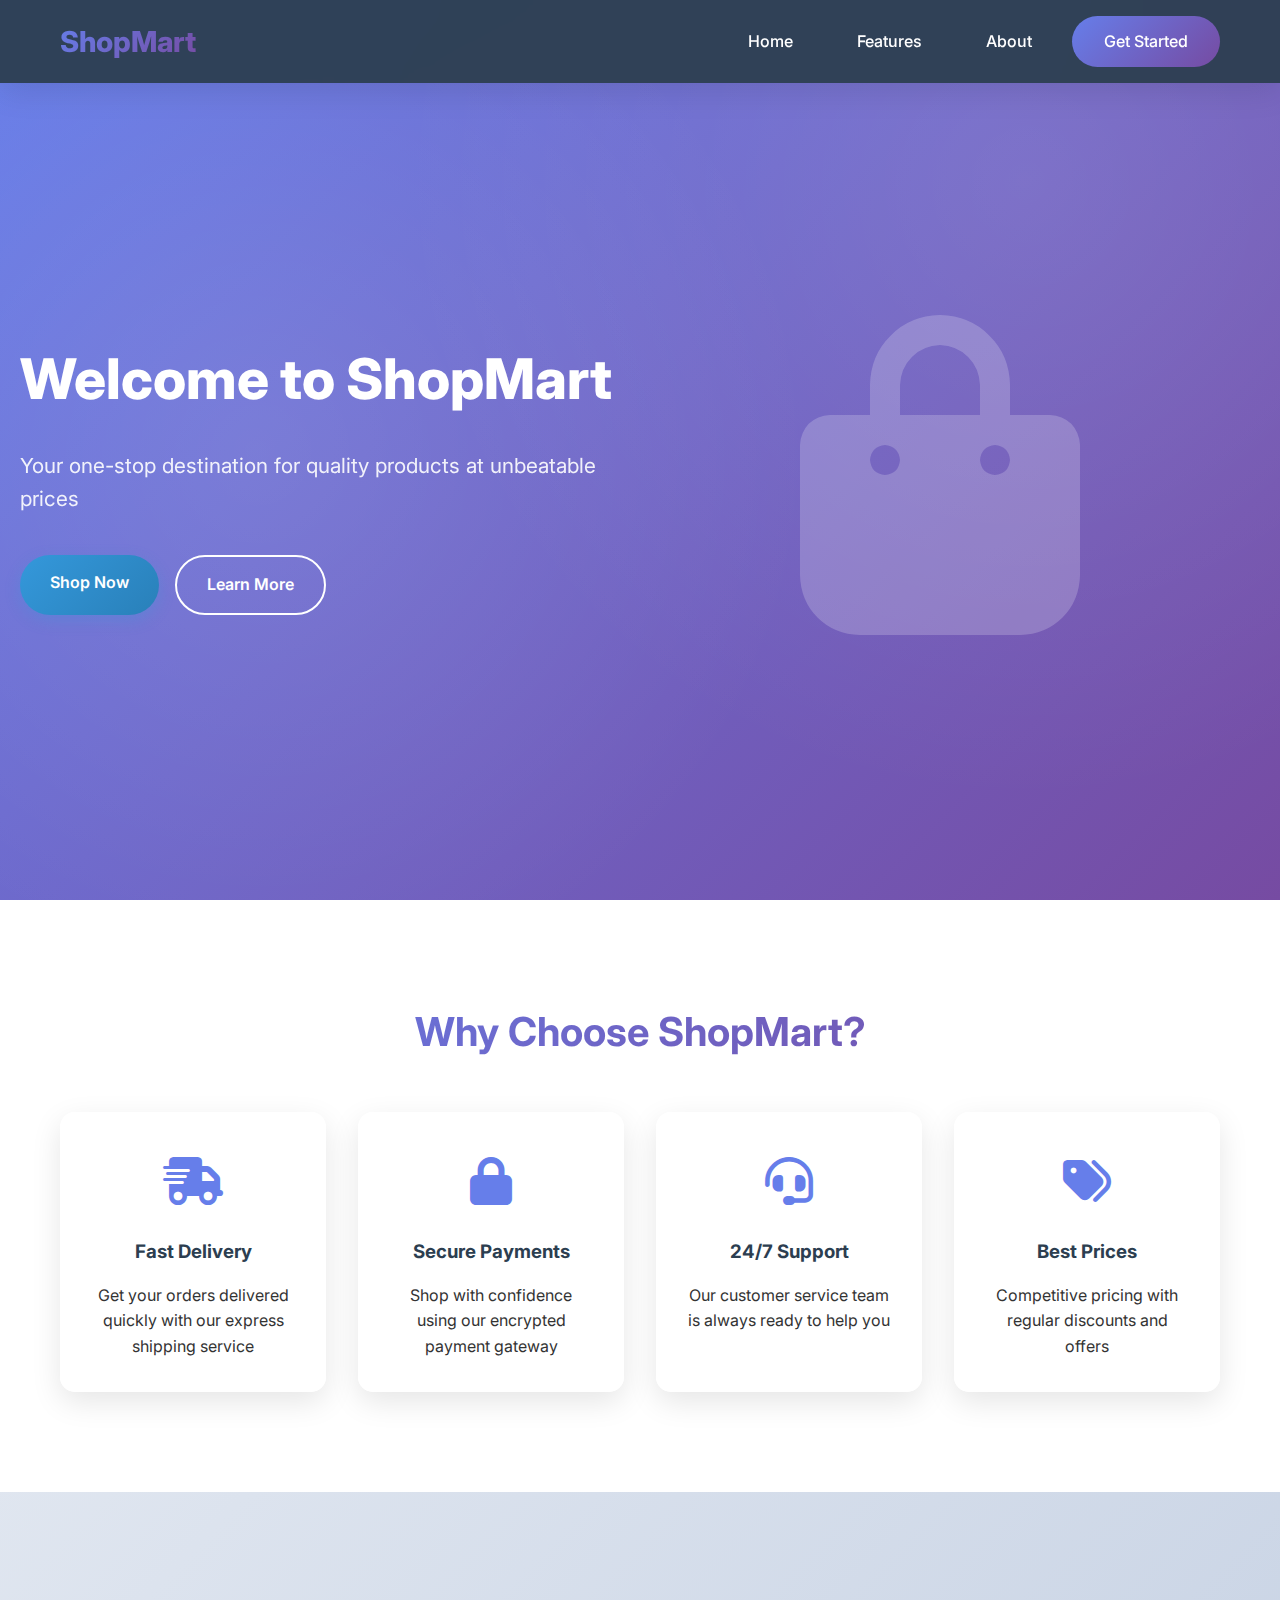
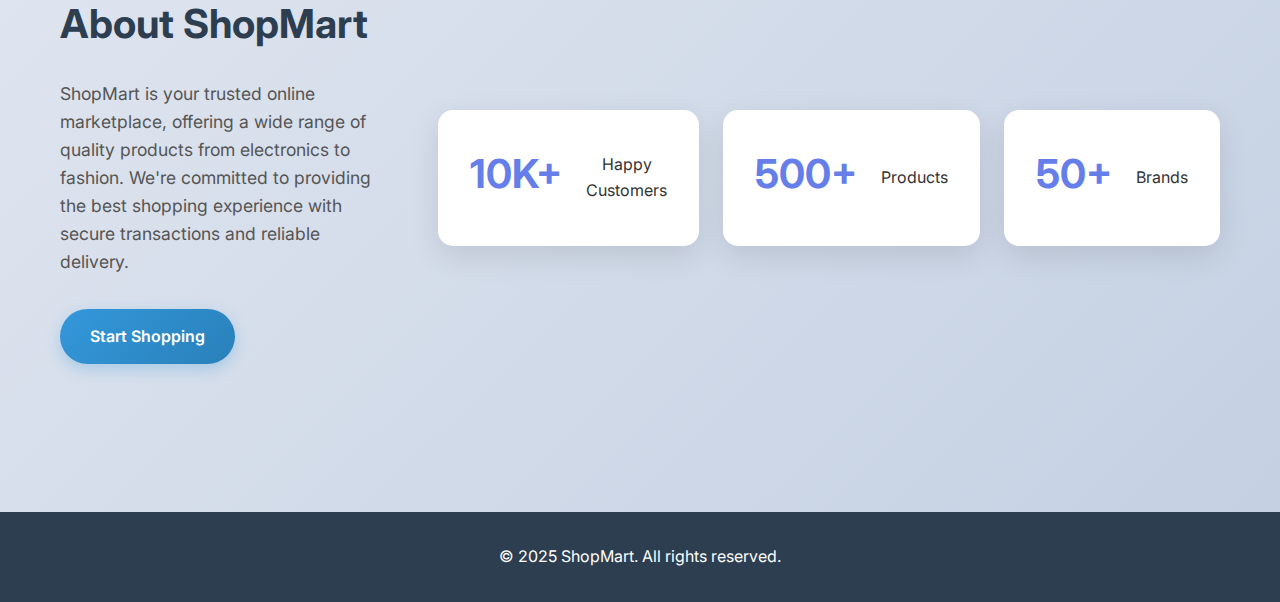
<file: index.html>
<!DOCTYPE html>
<html lang="en">
<head>
    <meta charset="UTF-8">
    <meta name="viewport" content="width=device-width, initial-scale=1.0">
    <title>ShopMart - Your Digital Marketplace</title>
    <link rel="stylesheet" href="styles.css">
    <link href="https://cdnjs.cloudflare.com/ajax/libs/font-awesome/6.0.0/css/all.min.css" rel="stylesheet">
</head>
<body>
    <!-- Navigation -->
    <nav class="navbar">
        <div class="nav-container">
            <h1 class="nav-logo">ShopMart</h1>
            <div class="nav-menu" id="nav-menu">
                <a href="#home" class="nav-link">Home</a>
                <a href="#features" class="nav-link">Features</a>
                <a href="#about" class="nav-link">About</a>
                <a href="login.html" class="nav-link btn-nav">Get Started</a>
            </div>
            <div class="hamburger" id="hamburger">
                <span class="bar"></span>
                <span class="bar"></span>
                <span class="bar"></span>
            </div>
        </div>
    </nav>

    <!-- Hero Section -->
    <section id="home" class="hero">
        <div class="hero-content">
            <h1 class="hero-title">Welcome to ShopMart</h1>
            <p class="hero-subtitle">Your one-stop destination for quality products at unbeatable prices</p>
            <div class="hero-buttons">
                <a href="login.html" class="btn-primary">Shop Now</a>
                <a href="#features" class="btn-secondary">Learn More</a>
            </div>
        </div>
        <div class="hero-image">
            <i class="fas fa-shopping-bag"></i>
        </div>
    </section>

    <!-- Features Section -->
    <section id="features" class="features">
        <div class="container">
            <h2 class="section-title">Why Choose ShopMart?</h2>
            <div class="features-grid">
                <div class="feature-card">
                    <div class="feature-icon">
                        <i class="fas fa-shipping-fast"></i>
                    </div>
                    <h3>Fast Delivery</h3>
                    <p>Get your orders delivered quickly with our express shipping service</p>
                </div>
                <div class="feature-card">
                    <div class="feature-icon">
                        <i class="fas fa-lock"></i>
                    </div>
                    <h3>Secure Payments</h3>
                    <p>Shop with confidence using our encrypted payment gateway</p>
                </div>
                <div class="feature-card">
                    <div class="feature-icon">
                        <i class="fas fa-headset"></i>
                    </div>
                    <h3>24/7 Support</h3>
                    <p>Our customer service team is always ready to help you</p>
                </div>
                <div class="feature-card">
                    <div class="feature-icon">
                        <i class="fas fa-tags"></i>
                    </div>
                    <h3>Best Prices</h3>
                    <p>Competitive pricing with regular discounts and offers</p>
                </div>
            </div>
        </div>
    </section>

    <!-- About Section -->
    <section id="about" class="about">
        <div class="container">
            <div class="about-content">
                <div class="about-text">
                    <h2>About ShopMart</h2>
                    <p>ShopMart is your trusted online marketplace, offering a wide range of quality products from electronics to fashion. We're committed to providing the best shopping experience with secure transactions and reliable delivery.</p>
                    <a href="login.html" class="btn-primary">Start Shopping</a>
                </div>
                <div class="about-stats">
                    <div class="stat-card">
                        <h3>10K+</h3>
                        <p>Happy Customers</p>
                    </div>
                    <div class="stat-card">
                        <h3>500+</h3>
                        <p>Products</p>
                    </div>
                    <div class="stat-card">
                        <h3>50+</h3>
                        <p>Brands</p>
                    </div>
                </div>
            </div>
        </div>
    </section>

    <!-- Footer -->
    <footer class="footer">
        <div class="container">
            <p>&copy; 2025 ShopMart. All rights reserved.</p>
        </div>
    </footer>

    <script>
        // Mobile menu toggle
        const hamburger = document.getElementById('hamburger');
        const navMenu = document.getElementById('nav-menu');
        
        hamburger.addEventListener('click', () => {
            hamburger.classList.toggle('active');
            navMenu.classList.toggle('active');
        });

        // Smooth scrolling
        document.querySelectorAll('a[href^="#"]').forEach(anchor => {
            anchor.addEventListener('click', function (e) {
                e.preventDefault();
                const target = document.querySelector(this.getAttribute('href'));
                if (target) {
                    target.scrollIntoView({ behavior: 'smooth' });
                    hamburger.classList.remove('active');
                    navMenu.classList.remove('active');
                }
            });
        });
    </script>
</body>
</html>
</file>
<file: styles.css>
/* Import Google Fonts */
@import url('https://fonts.googleapis.com/css2?family=Inter:wght@300;400;500;600;700;800&display=swap');

/* Reset and Base Styles */
* {
    margin: 0;
    padding: 0;
    box-sizing: border-box;
}

:root {
    --primary-gradient: linear-gradient(135deg, #667eea 0%, #764ba2 100%);
    --secondary-gradient: linear-gradient(135deg, #f093fb 0%, #f5576c 100%);
    --success-gradient: linear-gradient(135deg, #4facfe 0%, #00f2fe 100%);
    --dark-gradient: linear-gradient(135deg, #2c3e50 0%, #3498db 100%);
    --card-shadow: 0 10px 30px rgba(0, 0, 0, 0.1);
    --card-hover-shadow: 0 20px 40px rgba(0, 0, 0, 0.2);
    --border-radius: 15px;
    --transition: all 0.4s cubic-bezier(0.25, 0.8, 0.25, 1);
}

body {
    font-family: 'Inter', sans-serif;
    line-height: 1.6;
    color: #333;
    background: linear-gradient(135deg, #f5f7fa 0%, #c3cfe2 100%);
    overflow-x: hidden;
}

html {
    scroll-behavior: smooth;
}

.container {
    max-width: 1200px;
    margin: 0 auto;
    padding: 0 20px;
}

/* Navigation */
.navbar {
    background: rgba(44, 62, 80, 0.95);
    backdrop-filter: blur(20px);
    color: white;
    padding: 1rem 0;
    position: fixed;
    top: 0;
    width: 100%;
    z-index: 1000;
    box-shadow: 0 8px 32px rgba(0, 0, 0, 0.1);
    animation: slideDown 0.8s ease-out;
}

@keyframes slideDown {
    from { transform: translateY(-100%); opacity: 0; }
    to { transform: translateY(0); opacity: 1; }
}

.nav-container {
    max-width: 1200px;
    margin: 0 auto;
    padding: 0 20px;
    display: flex;
    justify-content: space-between;
    align-items: center;
}

.nav-logo {
    font-size: 1.8rem;
    font-weight: 800;
    background: linear-gradient(135deg, #667eea, #764ba2);
    background-clip: text;
    -webkit-background-clip: text;
    -webkit-text-fill-color: transparent;
}

.nav-menu {
    display: flex;
    gap: 1rem;
    align-items: center;
}

.nav-link {
    color: white;
    text-decoration: none;
    padding: 0.8rem 1.5rem;
    border-radius: 25px;
    transition: var(--transition);
    position: relative;
    overflow: hidden;
    font-weight: 500;
}

.nav-link.active {
    background: rgba(255, 255, 255, 0.2);
    box-shadow: 0 4px 12px rgba(255, 255, 255, 0.1);
}

.nav-link::before {
    content: '';
    position: absolute;
    top: 0;
    left: -100%;
    width: 100%;
    height: 100%;
    background: linear-gradient(135deg, rgba(102, 126, 234, 0.3), rgba(118, 75, 162, 0.3));
    transition: left 0.3s ease;
    z-index: -1;
}

.nav-link:hover::before {
    left: 0;
}

.nav-link:hover {
    transform: translateY(-2px);
}

.btn-nav {
    background: var(--primary-gradient);
    color: white;
    padding: 0.8rem 2rem;
    border-radius: 50px;
}

.search-box {
    position: relative;
    display: flex;
    align-items: center;
}

.search-box input {
    padding: 0.8rem 2.5rem 0.8rem 1rem;
    border-radius: 50px;
    border: none;
    background: rgba(255, 255, 255, 0.9);
    min-width: 250px;
}

.search-box i {
    position: absolute;
    right: 1rem;
    color: #666;
}

.btn-logout {
    background: linear-gradient(135deg, #e74c3c 0%, #c0392b 100%);
    color: white;
    padding: 0.8rem 1.5rem;
    border: none;
    border-radius: 25px;
    cursor: pointer;
    font-weight: 600;
    transition: var(--transition);
}

.btn-logout:hover {
    transform: translateY(-2px);
    box-shadow: 0 5px 15px rgba(231, 76, 60, 0.5);
}

.admin-email {
    color: #a0d2f4;
    font-size: 0.9rem;
}

.notif-badge {
    position: absolute;
    top: -5px;
    right: -5px;
    background: #e74c3c;
    color: white;
    border-radius: 50%;
    width: 20px;
    height: 20px;
    display: flex;
    align-items: center;
    justify-content: center;
    font-size: 0.7rem;
    font-weight: bold;
    animation: pulse 2s infinite;
}

@keyframes pulse {
    0%, 100% { transform: scale(1); }
    50% { transform: scale(1.1); }
}

/* Hamburger Menu */
.hamburger {
    display: none;
    flex-direction: column;
    cursor: pointer;
    gap: 4px;
}

.bar {
    width: 25px;
    height: 3px;
    background: white;
    border-radius: 2px;
    transition: 0.3s;
}

.hamburger.active .bar:nth-child(1) {
    transform: translateY(7px) rotate(45deg);
}

.hamburger.active .bar:nth-child(2) {
    opacity: 0;
}

.hamburger.active .bar:nth-child(3) {
    transform: translateY(-7px) rotate(-45deg);
}

/* Hero Section */
.hero {
    min-height: 100vh;
    display: flex;
    align-items: center;
    justify-content: space-between;
    padding: 100px 20px 50px;
    background: var(--primary-gradient);
    color: white;
    position: relative;
    overflow: hidden;
}

.hero::before {
    content: '';
    position: absolute;
    top: 0;
    left: 0;
    right: 0;
    bottom: 0;
    background: 
        radial-gradient(circle at 20% 50%, rgba(255, 255, 255, 0.1) 0%, transparent 50%),
        radial-gradient(circle at 80% 20%, rgba(255, 255, 255, 0.1) 0%, transparent 50%);
    animation: float 6s ease-in-out infinite;
}

@keyframes float {
    0%, 100% { transform: translateY(0); }
    50% { transform: translateY(-20px); }
}

.hero-content {
    flex: 1;
    z-index: 1;
    max-width: 600px;
}

.hero-title {
    font-size: 3.5rem;
    font-weight: 800;
    margin-bottom: 1.5rem;
    animation: slideInLeft 1s ease-out;
}

.hero-subtitle {
    font-size: 1.3rem;
    margin-bottom: 2.5rem;
    opacity: 0.9;
    animation: slideInRight 1s ease-out 0.3s both;
}

@keyframes slideInLeft {
    from { opacity: 0; transform: translateX(-50px); }
    to { opacity: 1; transform: translateX(0); }
}

@keyframes slideInRight {
    from { opacity: 0; transform: translateX(50px); }
    to { opacity: 1; transform: translateX(0); }
}

.hero-buttons {
    display: flex;
    gap: 1rem;
    animation: fadeInUp 1s ease-out 0.6s both;
}

@keyframes fadeInUp {
    from { opacity: 0; transform: translateY(30px); }
    to { opacity: 1; transform: translateY(0); }
}

.hero-image {
    flex: 1;
    display: flex;
    justify-content: center;
    align-items: center;
    z-index: 1;
}

.hero-image i {
    font-size: 20rem;
    opacity: 0.2;
    animation: rotate 20s linear infinite;
}

@keyframes rotate {
    from { transform: rotate(0deg); }
    to { transform: rotate(360deg); }
}

/* Buttons */
.btn-primary {
    background: linear-gradient(135deg, #3498db 0%, #2980b9 100%);
    color: white;
    padding: 15px 30px;
    border: none;
    border-radius: 50px;
    cursor: pointer;
    font-size: 1rem;
    font-weight: 600;
    text-decoration: none;
    display: inline-block;
    transition: var(--transition);
    box-shadow: 0 5px 15px rgba(52, 152, 219, 0.3);
}

.btn-primary:hover {
    transform: translateY(-3px);
    box-shadow: 0 10px 25px rgba(52, 152, 219, 0.5);
}

.btn-secondary {
    background: transparent;
    color: white;
    padding: 15px 30px;
    border: 2px solid white;
    border-radius: 50px;
    cursor: pointer;
    font-size: 1rem;
    font-weight: 600;
    text-decoration: none;
    display: inline-block;
    transition: var(--transition);
}

.btn-secondary:hover {
    background: white;
    color: #667eea;
}

.btn-full {
    width: 100%;
}

.btn-sm {
    padding: 8px 16px;
    font-size: 0.9rem;
}

/* Sections */
.section-title {
    text-align: center;
    font-size: 2.5rem;
    margin-bottom: 3rem;
    background: var(--primary-gradient);
    background-clip: text;
    -webkit-background-clip: text;
    -webkit-text-fill-color: transparent;
}

.features {
    padding: 100px 20px;
    background: white;
}

.features-grid {
    display: grid;
    grid-template-columns: repeat(auto-fit, minmax(250px, 1fr));
    gap: 2rem;
}

.feature-card {
    background: rgba(255, 255, 255, 0.9);
    padding: 2rem;
    border-radius: var(--border-radius);
    box-shadow: var(--card-shadow);
    text-align: center;
    transition: var(--transition);
}

.feature-card:hover {
    transform: translateY(-10px);
    box-shadow: var(--card-hover-shadow);
}

.feature-icon {
    font-size: 3rem;
    color: #667eea;
    margin-bottom: 1rem;
}

.feature-card h3 {
    margin-bottom: 1rem;
    color: #2c3e50;
}

.about {
    padding: 100px 20px;
}

.about-content {
    display: grid;
    grid-template-columns: 1fr 1fr;
    gap: 3rem;
    align-items: center;
}

.about-text h2 {
    font-size: 2.5rem;
    margin-bottom: 1.5rem;
    color: #2c3e50;
}

.about-text p {
    margin-bottom: 2rem;
    font-size: 1.1rem;
    color: #555;
}

.about-stats {
    display: grid;
    grid-template-columns: repeat(3, 1fr);
    gap: 1.5rem;
}

.stat-card {
    background: white;
    padding: 2rem;
    border-radius: var(--border-radius);
    text-align: center;
    box-shadow: var(--card-shadow);
}

.stat-card h3 {
    font-size: 2.5rem;
    color: #667eea;
    margin-bottom: 0.5rem;
}

/* Auth Page */
.auth-page {
    min-height: 100vh;
    display: flex;
    align-items: center;
    justify-content: center;
    padding: 100px 20px 50px;
    background: var(--primary-gradient);
}

.auth-container {
    width: 100%;
    max-width: 500px;
}

.auth-box {
    background: rgba(255, 255, 255, 0.95);
    backdrop-filter: blur(20px);
    padding: 3rem;
    border-radius: var(--border-radius);
    box-shadow: var(--card-hover-shadow);
    animation: slideInUp 0.6s ease-out;
}

.auth-box h2 {
    text-align: center;
    margin-bottom: 0.5rem;
    background: var(--primary-gradient);
    background-clip: text;
    -webkit-background-clip: text;
    -webkit-text-fill-color: transparent;
}

.auth-subtitle {
    text-align: center;
    color: #666;
    margin-bottom: 2rem;
}

.form-group {
    margin-bottom: 1.5rem;
}

.form-group label {
    display: block;
    margin-bottom: 0.5rem;
    font-weight: 600;
    color: #2c3e50;
}

.form-group input,
.form-group select,
.form-group textarea {
    width: 100%;
    padding: 12px 16px;
    border: 2px solid #e0e0e0;
    border-radius: 10px;
    font-size: 1rem;
    transition: var(--transition);
    font-family: inherit;
}

.form-group input:focus,
.form-group select:focus,
.form-group textarea:focus {
    outline: none;
    border-color: #667eea;
    box-shadow: 0 0 20px rgba(102, 126, 234, 0.2);
}

.auth-switch {
    text-align: center;
    margin-top: 1.5rem;
    color: #666;
}

.auth-switch a {
    color: #667eea;
    text-decoration: none;
    font-weight: 600;
}

.auth-switch a:hover {
    text-decoration: underline;
}

.error-message {
    color: #e74c3c;
    margin-top: 1rem;
    font-size: 0.9rem;
    text-align: center;
}

/* Password Strength Indicator */
.password-strength {
    margin-top: 0.8rem;
}

.strength-bar {
    width: 100%;
    height: 6px;
    background: #e0e0e0;
    border-radius: 10px;
    overflow: hidden;
    margin-bottom: 0.5rem;
}

.strength-fill {
    height: 100%;
    width: 0;
    transition: all 0.3s ease;
    border-radius: 10px;
}

.strength-fill.weak {
    width: 33%;
    background: linear-gradient(135deg, #e74c3c 0%, #c0392b 100%);
}

.strength-fill.medium {
    width: 66%;
    background: linear-gradient(135deg, #f39c12 0%, #e67e22 100%);
}

.strength-fill.strong {
    width: 100%;
    background: linear-gradient(135deg, #27ae60 0%, #2ecc71 100%);
}

.strength-text {
    font-size: 0.85rem;
    font-weight: 600;
    text-align: center;
}

.strength-text.weak {
    color: #e74c3c;
}

.strength-text.medium {
    color: #f39c12;
}

.strength-text.strong {
    color: #27ae60;
}

.hidden {
    display: none !important;
}

/* Products */
.products-section {
    padding: 120px 20px 80px;
    min-height: 100vh;
}

.products-grid {
    display: grid;
    grid-template-columns: repeat(auto-fill, minmax(300px, 1fr));
    gap: 2rem;
    margin-top: 2rem;
}

.product-card {
    background: white;
    border-radius: var(--border-radius);
    overflow: hidden;
    box-shadow: var(--card-shadow);
    transition: var(--transition);
    animation: fadeInScale 0.6s ease-out;
}

@keyframes fadeInScale {
    from { opacity: 0; transform: scale(0.9); }
    to { opacity: 1; transform: scale(1); }
}

.product-card:hover {
    transform: translateY(-10px);
    box-shadow: var(--card-hover-shadow);
}

.product-image-container {
    position: relative;
    height: 200px;
    overflow: hidden;
}

.product-image {
    width: 100%;
    height: 100%;
    object-fit: cover;
    transition: transform 0.3s ease;
}

.product-card:hover .product-image {
    transform: scale(1.1);
}

.out-of-stock-badge,
.low-stock-badge {
    position: absolute;
    top: 10px;
    right: 10px;
    padding: 5px 15px;
    border-radius: 20px;
    font-size: 0.8rem;
    font-weight: 600;
    color: white;
}

.out-of-stock-badge {
    background: #e74c3c;
}

.low-stock-badge {
    background: #f39c12;
}

.product-info {
    padding: 1.5rem;
}

.product-category {
    color: #667eea;
    font-size: 0.85rem;
    font-weight: 600;
    text-transform: uppercase;
    margin-bottom: 0.5rem;
}

.product-name {
    font-size: 1.2rem;
    margin-bottom: 0.5rem;
    color: #2c3e50;
}

.product-description {
    color: #666;
    font-size: 0.9rem;
    margin-bottom: 1rem;
    display: -webkit-box;
    -webkit-line-clamp: 2;
    -webkit-box-orient: vertical;
    overflow: hidden;
}

.product-footer {
    display: flex;
    justify-content: space-between;
    align-items: center;
    margin-bottom: 1rem;
}

.product-price {
    font-size: 1.5rem;
    font-weight: 700;
    color: #27ae60;
}

.product-quantity {
    color: #666;
    font-size: 0.9rem;
    font-weight: 600;
}

.product-quantity.low-stock {
    color: #f39c12;
}

.product-quantity.out-stock {
    color: #e74c3c;
}

.product-actions {
    display: flex;
    gap: 0.5rem;
    align-items: center;
}

.btn-icon {
    background: transparent;
    border: 2px solid #e0e0e0;
    width: 40px;
    height: 40px;
    border-radius: 50%;
    cursor: pointer;
    transition: var(--transition);
    display: flex;
    align-items: center;
    justify-content: center;
}

.btn-icon:hover {
    border-color: #e74c3c;
}

.btn-icon i.active {
    color: #e74c3c;
}

.btn-view,
.btn-add-cart {
    flex: 1;
    padding: 10px;
    border: none;
    border-radius: 10px;
    cursor: pointer;
    font-weight: 600;
    transition: var(--transition);
}

.btn-view {
    background: #95a5a6;
    color: white;
}

.btn-view:hover {
    background: #7f8c8d;
}

.btn-add-cart {
    background: var(--primary-gradient);
    color: white;
}

.btn-add-cart:hover {
    transform: translateY(-2px);
    box-shadow: 0 5px 15px rgba(102, 126, 234, 0.4);
}

.btn-add-cart:disabled {
    background: #bdc3c7;
    cursor: not-allowed;
}

/* Modal */
.modal {
    position: fixed;
    top: 0;
    left: 0;
    width: 100%;
    height: 100%;
    background: rgba(0, 0, 0, 0.6);
    backdrop-filter: blur(10px);
    z-index: 2000;
    display: flex;
    align-items: center;
    justify-content: center;
    animation: fadeIn 0.3s ease-out;
}

@keyframes fadeIn {
    from { opacity: 0; }
    to { opacity: 1; }
}

.modal-content {
    background: white;
    border-radius: var(--border-radius);
    padding: 2rem;
    max-width: 600px;
    width: 90%;
    max-height: 80vh;
    overflow-y: auto;
    box-shadow: var(--card-hover-shadow);
    animation: modalSlideIn 0.4s ease-out;
}

@keyframes modalSlideIn {
    from { opacity: 0; transform: translateY(-50px) scale(0.9); }
    to { opacity: 1; transform: translateY(0) scale(1); }
}

.modal-large {
    max-width: 900px;
}

.modal-header {
    display: flex;
    justify-content: space-between;
    align-items: center;
    margin-bottom: 1.5rem;
    padding-bottom: 1rem;
    border-bottom: 2px solid #f0f0f0;
}

.modal-header h3 {
    color: #2c3e50;
    font-size: 1.5rem;
}

.close {
    cursor: pointer;
    font-size: 2rem;
    color: #666;
    transition: var(--transition);
    width: 40px;
    height: 40px;
    display: flex;
    align-items: center;
    justify-content: center;
    border-radius: 50%;
}

.close:hover {
    background: #f0f0f0;
    color: #e74c3c;
}

/* Cart */
.cart-items {
    margin-bottom: 2rem;
}

.cart-item {
    display: flex;
    gap: 1rem;
    padding: 1rem;
    background: #f9f9f9;
    border-radius: 10px;
    margin-bottom: 1rem;
    align-items: center;
}

.cart-item img {
    width: 80px;
    height: 80px;
    object-fit: cover;
    border-radius: 10px;
}

.cart-item-info {
    flex: 1;
}

.cart-item-info h4 {
    margin-bottom: 0.5rem;
    color: #2c3e50;
}

.cart-item-price {
    color: #27ae60;
    font-weight: 600;
}

.stock-info-cart {
    color: #666;
    font-size: 0.85rem;
    margin-top: 0.3rem;
}

.stock-info-cart strong {
    color: #27ae60;
}

.warning {
    color: #f39c12;
    font-size: 0.85rem;
    margin-top: 0.3rem;
    font-weight: 600;
}

.cart-item-controls {
    display: flex;
    flex-direction: column;
    gap: 0.5rem;
    align-items: center;
}

.quantity-controls {
    display: flex;
    gap: 0.5rem;
    align-items: center;
    background: white;
    padding: 5px;
    border-radius: 50px;
}

.quantity-controls button {
    width: 30px;
    height: 30px;
    border-radius: 50%;
    border: none;
    background: var(--primary-gradient);
    color: white;
    cursor: pointer;
    font-weight: bold;
    transition: var(--transition);
}

.quantity-controls button:hover:not(:disabled) {
    transform: scale(1.1);
}

.quantity-controls button:disabled {
    background: #bdc3c7;
    cursor: not-allowed;
    opacity: 0.5;
}

.cart-item-total {
    font-size: 1.2rem;
    font-weight: 700;
    color: #2c3e50;
}

.btn-remove {
    background: #e74c3c;
    color: white;
    border: none;
    padding: 8px 12px;
    border-radius: 5px;
    cursor: pointer;
}

.cart-footer {
    border-top: 2px solid #f0f0f0;
    padding-top: 1.5rem;
}

.cart-total {
    text-align: right;
    margin-bottom: 1rem;
}

.cart-total h4 {
    font-size: 1.5rem;
    color: #2c3e50;
}

/* Wishlist */
.wishlist-items {
    margin-top: 1rem;
}

.wishlist-item {
    display: flex;
    gap: 1rem;
    padding: 1rem;
    background: #f9f9f9;
    border-radius: 10px;
    margin-bottom: 1rem;
    align-items: center;
}

.wishlist-item img {
    width: 60px;
    height: 60px;
    object-fit: cover;
    border-radius: 10px;
}

.wishlist-item-info {
    flex: 1;
}

.wishlist-item-price {
    color: #27ae60;
    font-weight: 600;
}

.wishlist-item-stock {
    color: #666;
    font-size: 0.9rem;
}

.wishlist-item-stock.low-stock {
    color: #f39c12;
    font-weight: 600;
}

.wishlist-item-stock.out-of-stock {
    color: #e74c3c;
    font-weight: 600;
}

.wishlist-item-actions {
    display: flex;
    gap: 0.5rem;
}

/* Product Detail */
.product-detail-content {
    display: grid;
    grid-template-columns: 1fr 1fr;
    gap: 2rem;
}

.product-detail-image img {
    width: 100%;
    border-radius: 10px;
}

.product-price-large {
    font-size: 2rem;
    font-weight: 700;
    color: #27ae60;
    margin: 1rem 0;
}

.product-description-full {
    color: #666;
    line-height: 1.8;
    margin-bottom: 1.5rem;
}

.stock-info {
    margin-bottom: 1.5rem;
}

.in-stock {
    color: #27ae60;
    font-weight: 600;
}

.out-of-stock {
    color: #e74c3c;
    font-weight: 600;
}

.detail-actions {
    display: flex;
    gap: 1rem;
}

/* Admin Dashboard */
.admin-container {
    padding: 100px 20px 50px;
    max-width: 1400px;
    margin: 0 auto;
}

.admin-content-section {
    display: none;
}

.admin-content-section.active {
    display: block;
    animation: fadeInUp 0.6s ease-out;
}

.stats-grid {
    display: grid;
    grid-template-columns: repeat(auto-fit, minmax(250px, 1fr));
    gap: 1.5rem;
    margin-bottom: 3rem;
}

.stat-card {
    background: white;
    padding: 2rem;
    border-radius: var(--border-radius);
    box-shadow: var(--card-shadow);
    display: flex;
    align-items: center;
    gap: 1.5rem;
    transition: var(--transition);
}

.stat-card.clickable {
    cursor: pointer;
}

.stat-card.clickable:hover {
    transform: translateY(-5px) scale(1.02);
    box-shadow: var(--card-hover-shadow);
    background: linear-gradient(135deg, #ffffff 0%, #f8f9fa 100%);
}

.stat-card.clickable:active {
    transform: translateY(-2px) scale(1.01);
}

.stat-icon {
    width: 60px;
    height: 60px;
    border-radius: 50%;
    display: flex;
    align-items: center;
    justify-content: center;
    font-size: 1.5rem;
    background: var(--primary-gradient);
    color: white;
}

.stat-icon.warning {
    background: linear-gradient(135deg, #f39c12 0%, #e67e22 100%);
}

.stat-icon.success {
    background: linear-gradient(135deg, #27ae60 0%, #2ecc71 100%);
}

.stat-icon.danger {
    background: linear-gradient(135deg, #e74c3c 0%, #c0392b 100%);
}

.stat-info h4 {
    color: #666;
    font-size: 0.9rem;
    margin-bottom: 0.5rem;
}

.stat-info h2 {
    font-size: 2rem;
    color: #2c3e50;
}

.admin-section {
    background: white;
    padding: 2rem;
    border-radius: var(--border-radius);
    box-shadow: var(--card-shadow);
    margin-bottom: 2rem;
}

.admin-section h3 {
    margin-bottom: 1.5rem;
    color: #2c3e50;
    display: flex;
    align-items: center;
    gap: 0.5rem;
}

.products-header {
    display: flex;
    justify-content: space-between;
    align-items: center;
    margin-bottom: 1.5rem;
    padding-bottom: 1rem;
    border-bottom: 2px solid #f0f0f0;
}

.products-header h3 {
    margin-bottom: 0;
}

.product-form {
    max-width: 800px;
}

.form-row {
    display: grid;
    grid-template-columns: 1fr 1fr;
    gap: 1rem;
}

.form-message {
    margin-top: 1rem;
    padding: 1rem;
    border-radius: 10px;
    text-align: center;
    font-weight: 600;
}

.form-message.success {
    background: #d4edda;
    color: #155724;
}

.form-message.error {
    background: #f8d7da;
    color: #721c24;
}

.admin-products-list {
    display: grid;
    grid-template-columns: repeat(auto-fill, minmax(300px, 1fr));
    gap: 1.5rem;
    margin-top: 1.5rem;
}

.admin-product-card {
    background: #f9f9f9;
    border-radius: var(--border-radius);
    overflow: hidden;
    box-shadow: 0 5px 15px rgba(0, 0, 0, 0.1);
    transition: var(--transition);
}

.admin-product-card:hover {
    transform: translateY(-5px);
    box-shadow: 0 10px 25px rgba(0, 0, 0, 0.15);
}

.admin-product-card img {
    width: 100%;
    height: 150px;
    object-fit: cover;
}

.admin-product-info {
    padding: 1.5rem;
}

.admin-product-info h4 {
    margin-bottom: 0.5rem;
    color: #2c3e50;
}

.product-desc {
    color: #666;
    font-size: 0.9rem;
    margin-bottom: 1rem;
    display: -webkit-box;
    -webkit-line-clamp: 2;
    -webkit-box-orient: vertical;
    overflow: hidden;
}

.product-details {
    display: flex;
    justify-content: space-between;
    align-items: center;
    margin-bottom: 1rem;
}

.price-tag {
    font-size: 1.3rem;
    font-weight: 700;
    color: #27ae60;
}

.stock-tag {
    padding: 5px 10px;
    border-radius: 20px;
    font-size: 0.85rem;
    font-weight: 600;
    background: #27ae60;
    color: white;
}

.stock-tag.low {
    background: #f39c12;
}

.stock-tag.out {
    background: #e74c3c;
}

.admin-product-actions {
    padding: 1rem 1.5rem;
    background: white;
    display: flex;
    flex-direction: column;
    gap: 0.5rem;
}

.btn-edit,
.btn-delete {
    padding: 10px;
    border: none;
    border-radius: 8px;
    cursor: pointer;
    font-weight: 600;
    transition: var(--transition);
}

.btn-edit {
    background: #3498db;
    color: white;
}

.btn-edit:hover {
    background: #2980b9;
}

.btn-delete {
    background: #e74c3c;
    color: white;
}

.btn-delete:hover {
    background: #c0392b;
}

.qty-update {
    display: flex;
    gap: 0.5rem;
}

.qty-input {
    flex: 1;
    padding: 8px;
    border: 2px solid #e0e0e0;
    border-radius: 8px;
}

.btn-add-qty {
    padding: 8px 12px;
    background: #27ae60;
    color: white;
    border: none;
    border-radius: 8px;
    cursor: pointer;
}

.btn-add-qty:hover {
    background: #229954;
}

/* Notifications */
.notifications-list {
    margin-top: 1rem;
}

.notification-item {
    display: flex;
    gap: 1rem;
    padding: 1rem;
    background: #fff3cd;
    border-left: 4px solid #f39c12;
    border-radius: 8px;
    margin-bottom: 1rem;
    align-items: center;
}

.notification-item.critical {
    background: #f8d7da;
    border-left-color: #e74c3c;
}

.notification-item i {
    font-size: 1.5rem;
    color: #f39c12;
}

.notification-item.critical i {
    color: #e74c3c;
}

.notification-info {
    flex: 1;
}

.notification-info h4 {
    margin-bottom: 0.3rem;
    color: #2c3e50;
}

.notification-info p {
    color: #666;
    font-size: 0.9rem;
}

/* Empty States */
.empty-state,
.no-products,
.no-notifications {
    text-align: center;
    padding: 3rem;
    color: #666;
}

.empty-state i,
.no-products i,
.no-notifications i {
    font-size: 4rem;
    color: #e0e0e0;
    margin-bottom: 1rem;
}

/* Loading */
.loading-container {
    text-align: center;
    padding: 3rem;
}

.loading-spinner {
    width: 50px;
    height: 50px;
    border: 5px solid #f0f0f0;
    border-top: 5px solid #667eea;
    border-radius: 50%;
    animation: spin 1s linear infinite;
    margin: 0 auto 1rem;
}

@keyframes spin {
    from { transform: rotate(0deg); }
    to { transform: rotate(360deg); }
}

/* Toast Messages */
.message-toast {
    position: fixed;
    bottom: -100px;
    right: 20px;
    padding: 1rem 2rem;
    border-radius: 10px;
    color: white;
    font-weight: 600;
    box-shadow: 0 10px 30px rgba(0, 0, 0, 0.3);
    z-index: 3000;
    transition: bottom 0.3s ease;
}

.message-toast.show {
    bottom: 20px;
}

.message-toast.success {
    background: linear-gradient(135deg, #27ae60 0%, #2ecc71 100%);
}

.message-toast.error {
    background: linear-gradient(135deg, #e74c3c 0%, #c0392b 100%);
}

/* Footer */
.footer {
    background: #2c3e50;
    color: white;
    text-align: center;
    padding: 2rem;
    margin-top: 3rem;
}

/* Responsive Design */
@media (max-width: 768px) {
    .nav-menu {
        position: fixed;
        left: -100%;
        top: 70px;
        flex-direction: column;
        background: rgba(44, 62, 80, 0.98);
        width: 100%;
        padding: 2rem 0;
        transition: left 0.3s ease;
    }
    
    .nav-menu.active {
        left: 0;
    }
    
    .hamburger {
        display: flex;
    }
    
    .search-box input {
        min-width: 200px;
    }
    
    .hero {
        flex-direction: column;
        text-align: center;
        padding-top: 120px;
    }
    
    .hero-title {
        font-size: 2.5rem;
    }
    
    .hero-subtitle {
        font-size: 1.1rem;
    }
    
    .hero-buttons {
        justify-content: center;
        flex-wrap: wrap;
    }
    
    .hero-image i {
        font-size: 10rem;
    }
    
    .features-grid {
        grid-template-columns: 1fr;
    }
    
    .about-content {
        grid-template-columns: 1fr;
    }
    
    .about-stats {
        grid-template-columns: 1fr;
    }
    
    .products-grid {
        grid-template-columns: 1fr;
    }
    
    .product-detail-content {
        grid-template-columns: 1fr;
    }
    
    .cart-item {
        flex-direction: column;
        text-align: center;
    }
    
    .cart-item-controls {
        width: 100%;
    }
    
    .wishlist-item {
        flex-direction: column;
        text-align: center;
    }
    
    .stats-grid {
        grid-template-columns: 1fr;
    }
    
    .form-row {
        grid-template-columns: 1fr;
    }
    
    .admin-products-list {
        grid-template-columns: 1fr;
    }
    
    .detail-actions {
        flex-direction: column;
    }
    
    .modal-content {
        width: 95%;
        padding: 1.5rem;
    }
}

@media (max-width: 480px) {
    .hero-title {
        font-size: 2rem;
    }
    
    .section-title {
        font-size: 2rem;
    }
    
    .btn-primary,
    .btn-secondary {
        padding: 12px 20px;
        font-size: 0.9rem;
    }
    
    .product-actions {
        flex-direction: column;
    }
    
    .message-toast {
        right: 10px;
        left: 10px;
    }
}

/* Print Styles */
@media print {
    .navbar,
    .hamburger,
    .btn-logout,
    .product-actions,
    .admin-product-actions {
        display: none;
    }
}
</file>
